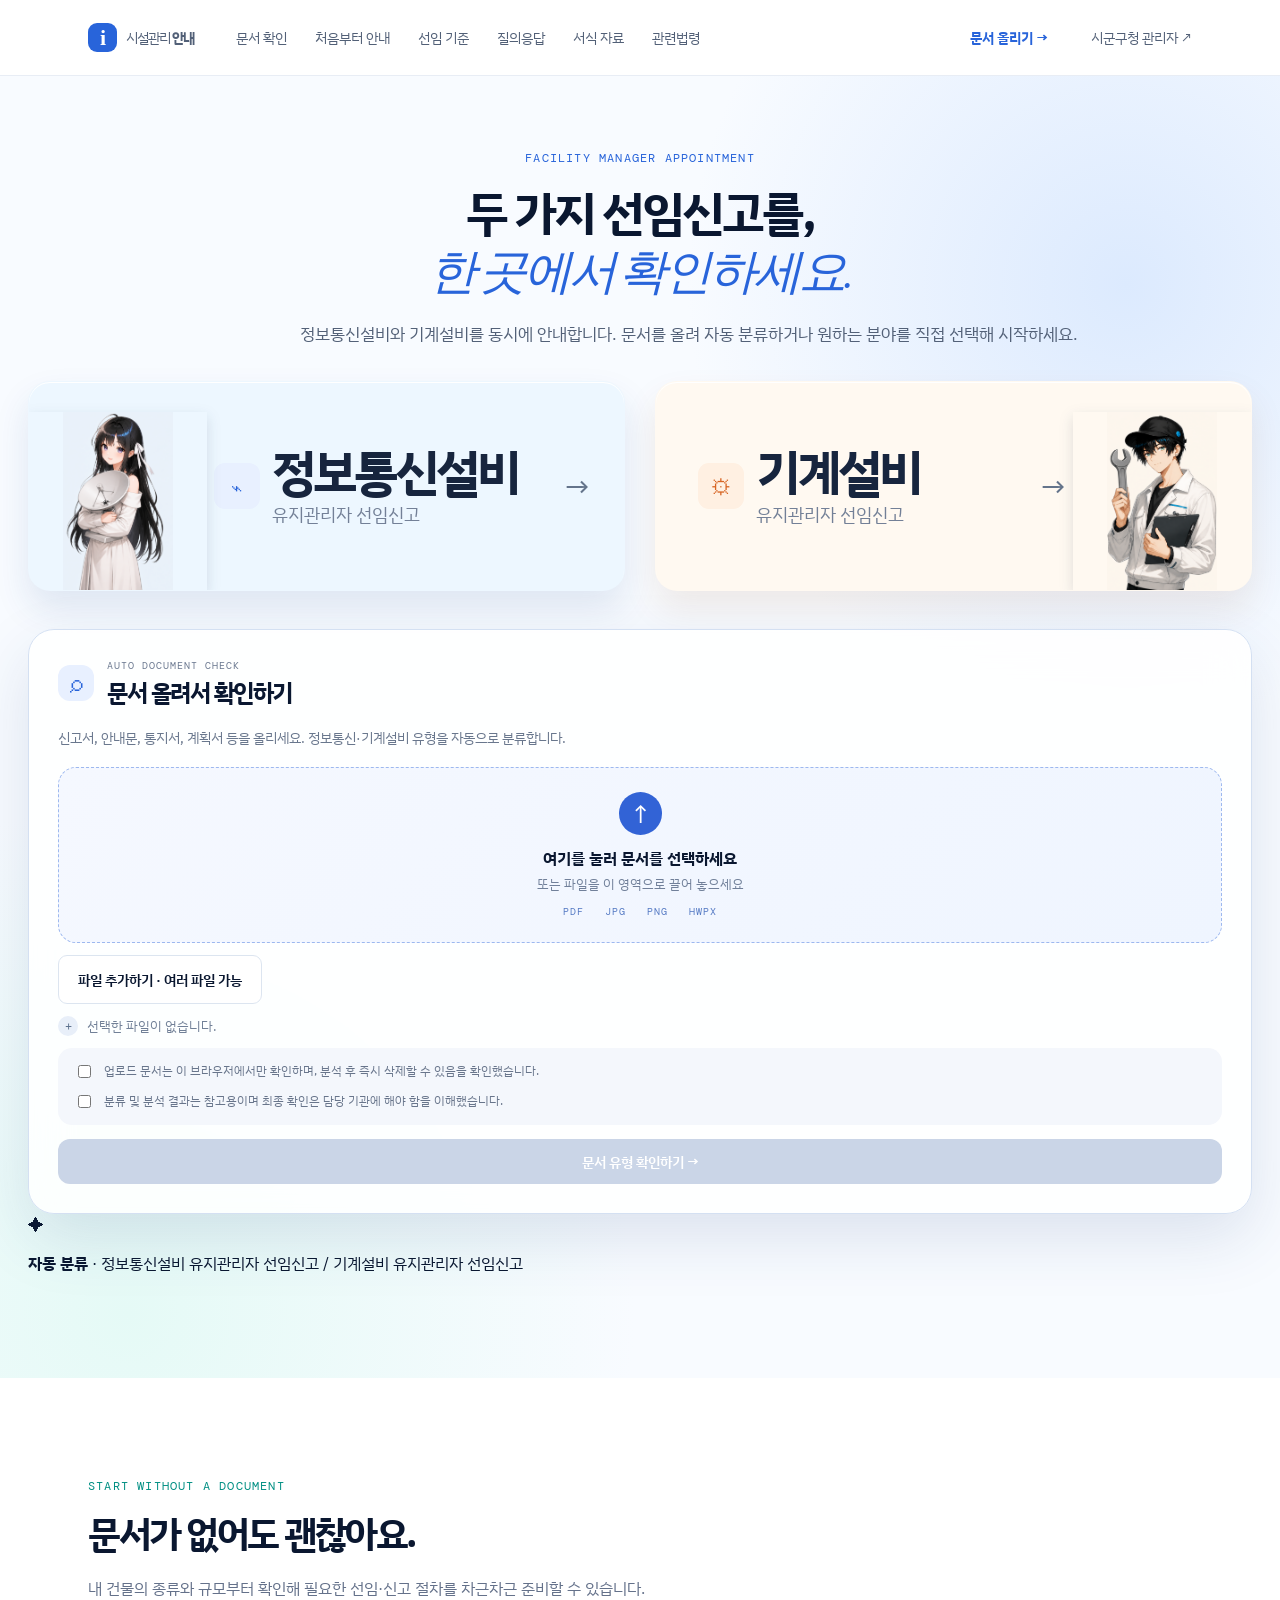
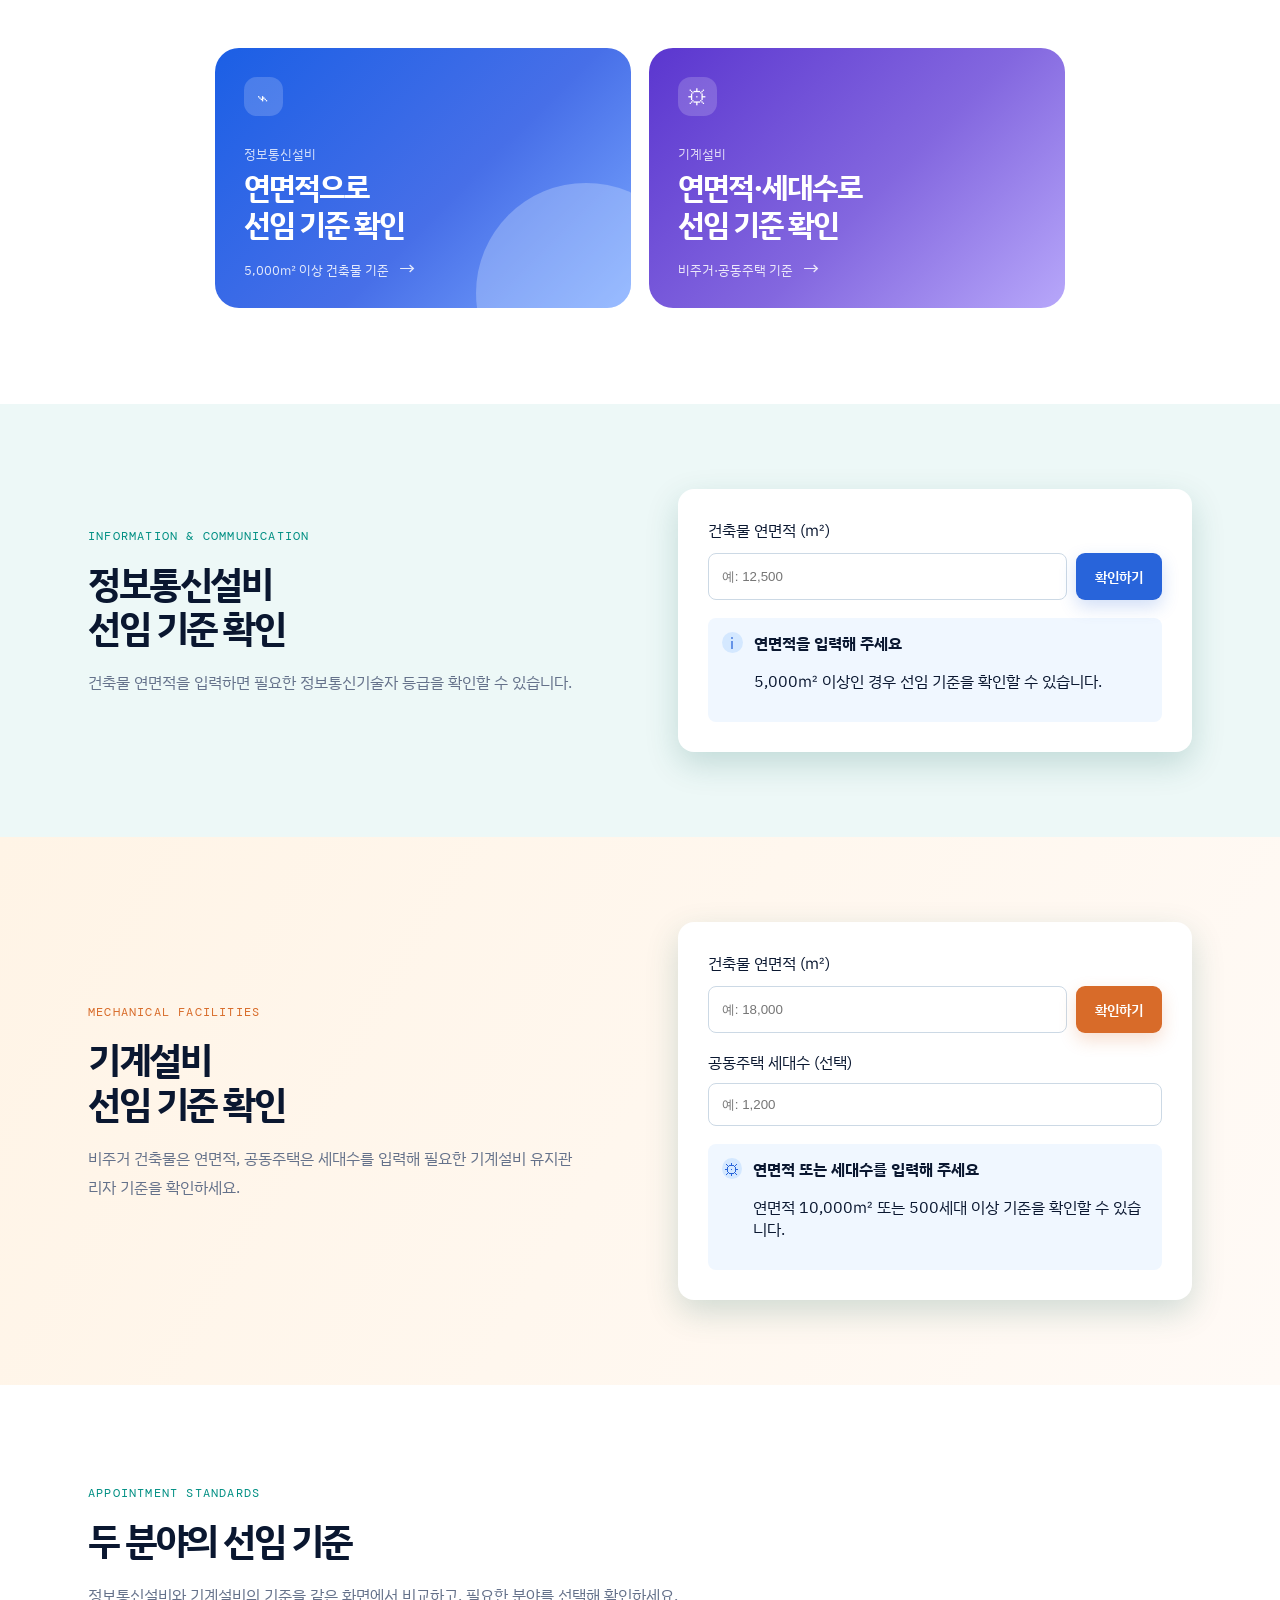
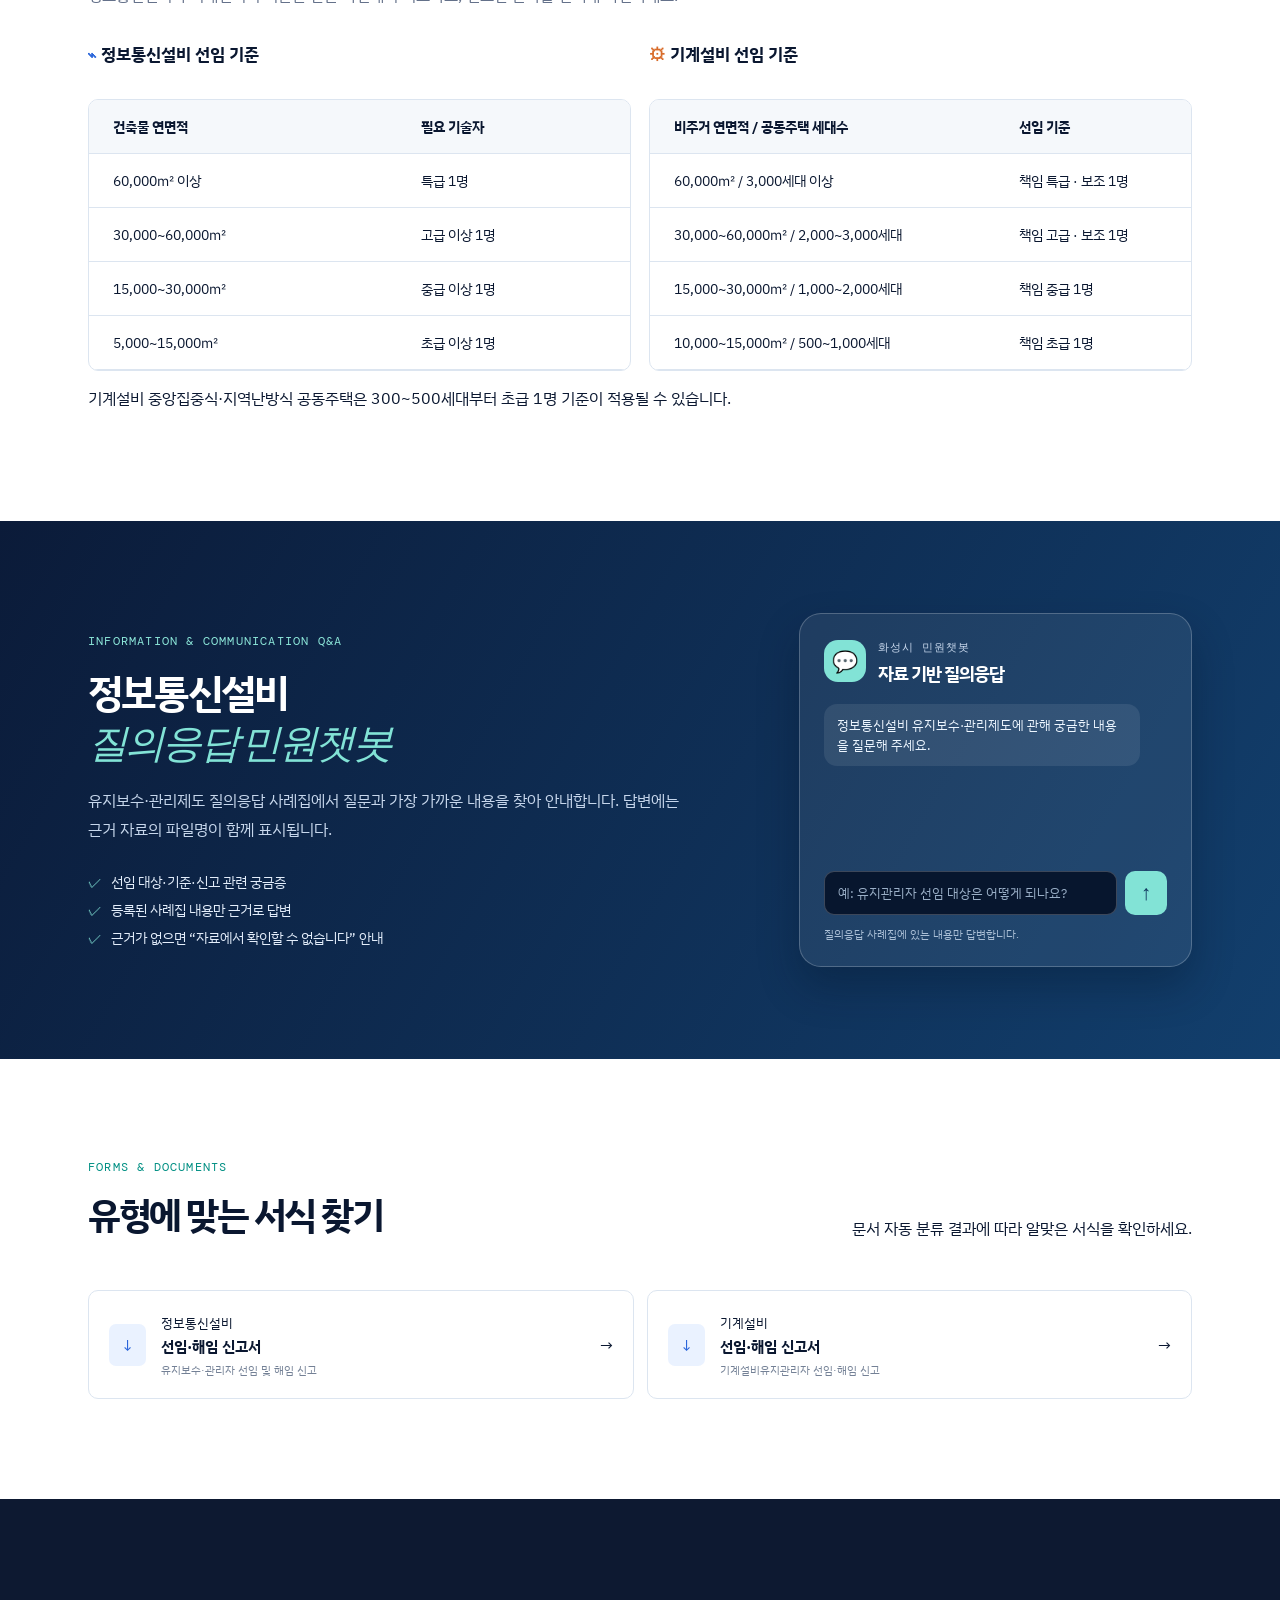
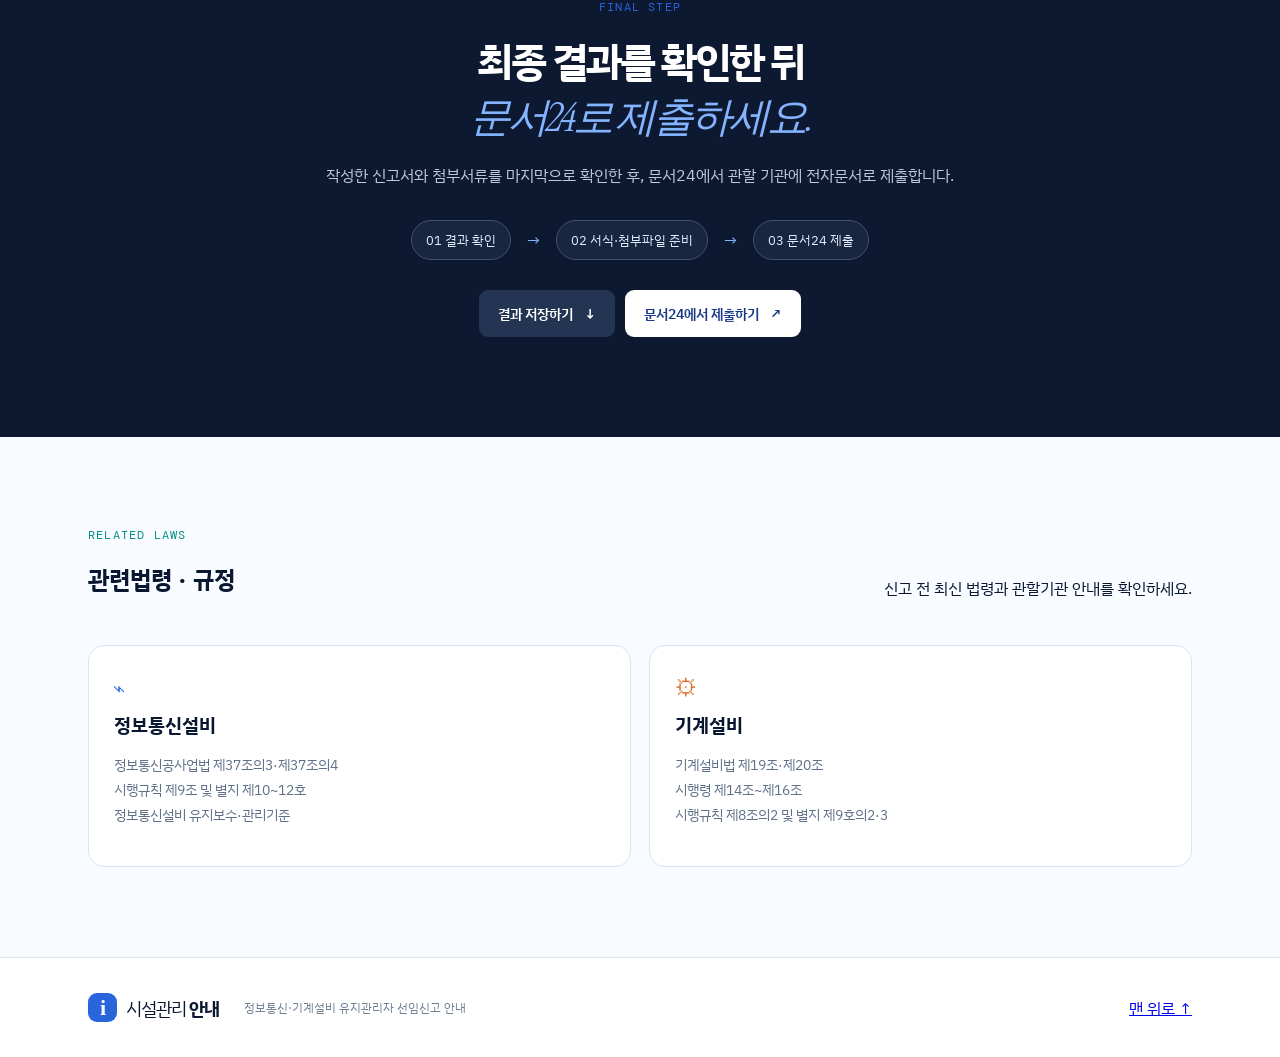
<file: index.html>
<!doctype html>
<html lang="ko">
<head>
  <meta charset="utf-8" />
  <meta name="viewport" content="width=device-width, initial-scale=1" />
  <meta name="description" content="정보통신설비·기계설비 유지관리자 선임신고 안내" />
  <title>시설관리 안내 | 정보통신·기계설비 선임신고</title>
  <link rel="stylesheet" href="styles.css" />
  <link rel="stylesheet" href="theme.css" />
  <link rel="stylesheet" href="machine.css" />
  <link rel="stylesheet" href="equity.css" />
  <link rel="stylesheet" href="final.css" />
  <link rel="stylesheet" href="polish.css" />
  <link rel="stylesheet" href="hero-refine.css" />
  <link rel="stylesheet" href="card-polish.css" />
  <link rel="stylesheet" href="final-hero-scale.css" />
  <link rel="stylesheet" href="upload-layout.css" />
  <link rel="stylesheet" href="wizard.css" />
  <link rel="stylesheet" href="wizard-next.css" />
  <link rel="stylesheet" href="laws-preview.css" />
  <link rel="stylesheet" href="official-form.css" />
  <link rel="stylesheet" href="qa.css" />
  <link rel="stylesheet" href="wizard-generation-lock.css?v=20260904d" />
</head>
<body>
  <a class="skip" href="#main">본문으로 바로가기</a>
  <header class="header"><div class="wrap nav"><a class="brand" href="#top"><span class="brand-mark">i</span><span>시설관리 <b>안내</b></span></a><nav aria-label="주요 메뉴"><a href="#upload">문서 확인</a><a href="#start">처음부터 안내</a><a href="#standards">선임 기준</a><a href="#qa">질의응답</a><a href="#forms">서식 자료</a><a href="#laws">관련법령</a></nav><a class="nav-cta" href="#upload">문서 올리기 <span>→</span></a><a class="admin-link" href="./admin.html" aria-label="시군구청 관리자 페이지로 이동">시군구청 관리자 <span>↗</span></a></div></header>
  <main id="main">
    <section class="hero unified-hero" id="top"><div class="wrap"><div class="hero-heading"><p class="eyebrow">FACILITY MANAGER APPOINTMENT</p><h1>두 가지 선임신고를,<br><em>한 곳에서 확인하세요.</em></h1><p class="lead">정보통신설비와 기계설비를 동시에 안내합니다. 문서를 올려 자동 분류하거나 원하는 분야를 직접 선택해 시작하세요.</p></div><div class="service-pills"><a href="#calculator"><img class="guide-character" src="communication-guide.png" alt="정보통신설비 안내 여성 캐릭터"><span class="pill-icon comm">⌁</span><span><b>정보통신설비</b><small>유지관리자 선임신고</small></span><i>→</i></a><a href="#machine-calculator"><img class="guide-character" src="mechanical-guide.png" alt="기계설비 안내 남성 캐릭터"><span class="pill-icon mech">⚙</span><span><b>기계설비</b><small>유지관리자 선임신고</small></span><i>→</i></a></div>
      <section class="upload-card unified-upload" id="upload" aria-labelledby="upload-title"><div class="upload-card-head"><span class="glass-icon">⌕</span><div><p>AUTO DOCUMENT CHECK</p><h2 id="upload-title">문서 올려서 확인하기</h2></div></div><p class="upload-intro">신고서, 안내문, 통지서, 계획서 등을 올리세요. 정보통신·기계설비 유형을 자동으로 분류합니다.</p><input id="file-input" type="file" accept=".pdf,.jpg,.jpeg,.png,.hwpx" hidden><label class="drop-zone" id="drop-zone" for="file-input"><span class="upload-arrow">↑</span><strong>여기를 눌러 문서를 선택하세요</strong><small>또는 파일을 이 영역으로 끌어 놓으세요</small><span class="file-types">PDF&nbsp;&nbsp; JPG&nbsp;&nbsp; PNG&nbsp;&nbsp; HWPX</span></label><div class="selected-file" id="selected-file" aria-live="polite"><span class="file-dot">+</span><span>선택한 파일이 없습니다.</span></div><div class="consent"><label><input id="privacy-check" type="checkbox"><span>업로드 문서는 이 브라우저에서만 확인하며, 분석 후 즉시 삭제할 수 있음을 확인했습니다.</span></label><label><input id="notice-check" type="checkbox"><span>분류 및 분석 결과는 참고용이며 최종 확인은 담당 기관에 해야 함을 이해했습니다.</span></label></div><button id="analyze-file" class="analyze-button" type="button" disabled>문서 유형 확인하기 <span>→</span></button><div class="analysis-result" id="analysis-result" aria-live="polite"></div></section>
      <div class="auto-note"><span>✦</span><p><b>자동 분류</b> · 정보통신설비 유지관리자 선임신고 / 기계설비 유지관리자 선임신고</p></div></div></section>

    <section class="section wrap" id="start"><div class="section-intro"><p class="eyebrow teal">START WITHOUT A DOCUMENT</p><h2>문서가 없어도 괜찮아요.</h2><p>내 건물의 종류와 규모부터 확인해 필요한 선임·신고 절차를 차근차근 준비할 수 있습니다.</p></div><div class="choice-grid compact-choice"><a class="choice-card choice-upload" href="#calculator"><div class="choice-icon">⌁</div><p>정보통신설비</p><h2>연면적으로<br>선임 기준 확인</h2><span>5,000㎡ 이상 건축물 기준 <b>→</b></span></a><a class="choice-card choice-machine-guide" href="#standards"><div class="choice-icon">⚙</div><p>기계설비</p><h2>연면적·세대수로<br>선임 기준 확인</h2><span>비주거·공동주택 기준 <b>→</b></span></a></div></section>

    <section class="calculator-section" id="calculator"><div class="wrap calc-grid"><div><p class="eyebrow teal">INFORMATION &amp; COMMUNICATION</p><h2>정보통신설비<br>선임 기준 확인</h2><p>건축물 연면적을 입력하면 필요한 정보통신기술자 등급을 확인할 수 있습니다.</p></div><div class="calculator"><label for="area">건축물 연면적 <span>(㎡)</span></label><div class="input-row"><input id="area" type="number" min="0" inputmode="numeric" placeholder="예: 12,500" /><button id="calculate" class="button primary">확인하기</button></div><div id="calc-result" class="calc-result" aria-live="polite"><span class="result-icon">i</span><div><b>연면적을 입력해 주세요</b><p>5,000㎡ 이상인 경우 선임 기준을 확인할 수 있습니다.</p></div></div></div></div></section>
    <section class="calculator-section machine-calculator" id="machine-calculator"><div class="wrap calc-grid"><div><p class="eyebrow">MECHANICAL FACILITIES</p><h2>기계설비<br>선임 기준 확인</h2><p>비주거 건축물은 연면적, 공동주택은 세대수를 입력해 필요한 기계설비 유지관리자 기준을 확인하세요.</p></div><div class="calculator"><label for="machine-area">건축물 연면적 <span>(㎡)</span></label><div class="input-row"><input id="machine-area" type="number" min="0" inputmode="numeric" placeholder="예: 18,000" /><button id="machine-calculate" class="button primary">확인하기</button></div><label for="households">공동주택 세대수 <span>(선택)</span></label><input class="wide-input" id="households" type="number" min="0" inputmode="numeric" placeholder="예: 1,200" /><div id="machine-calc-result" class="calc-result" aria-live="polite"><span class="result-icon">⚙</span><div><b>연면적 또는 세대수를 입력해 주세요</b><p>연면적 10,000㎡ 또는 500세대 이상 기준을 확인할 수 있습니다.</p></div></div></div></div></section>

    <section class="section wrap" id="standards"><div class="section-intro"><p class="eyebrow teal">APPOINTMENT STANDARDS</p><h2>두 분야의 선임 기준</h2><p>정보통신설비와 기계설비의 기준을 같은 화면에서 비교하고, 필요한 분야를 선택해 확인하세요.</p></div><div class="standard-grid"><article><h3><span>⌁</span> 정보통신설비 선임 기준</h3><div class="table-wrap"><table><thead><tr><th>건축물 연면적</th><th>필요 기술자</th></tr></thead><tbody><tr><td>60,000㎡ 이상</td><td>특급 1명</td></tr><tr><td>30,000~60,000㎡</td><td>고급 이상 1명</td></tr><tr><td>15,000~30,000㎡</td><td>중급 이상 1명</td></tr><tr><td>5,000~15,000㎡</td><td>초급 이상 1명</td></tr></tbody></table></div></article><article><h3><span>⚙</span> 기계설비 선임 기준</h3><div class="table-wrap"><table><thead><tr><th>비주거 연면적 / 공동주택 세대수</th><th>선임 기준</th></tr></thead><tbody><tr><td>60,000㎡ / 3,000세대 이상</td><td>책임 특급 · 보조 1명</td></tr><tr><td>30,000~60,000㎡ / 2,000~3,000세대</td><td>책임 고급 · 보조 1명</td></tr><tr><td>15,000~30,000㎡ / 1,000~2,000세대</td><td>책임 중급 1명</td></tr><tr><td>10,000~15,000㎡ / 500~1,000세대</td><td>책임 초급 1명</td></tr></tbody></table></div></article></div><p class="table-note">기계설비 중앙집중식·지역난방식 공동주택은 300~500세대부터 초급 1명 기준이 적용될 수 있습니다.</p></section>
    <section class="qa-section" id="qa"><div class="wrap qa-grid"><div><p class="eyebrow">INFORMATION &amp; COMMUNICATION Q&amp;A</p><h2>정보통신설비<br><em>질의응답 민원챗봇</em></h2><p>유지보수·관리제도 질의응답 사례집에서 질문과 가장 가까운 내용을 찾아 안내합니다. 답변에는 근거 자료의 파일명이 함께 표시됩니다.</p><ul><li>선임 대상·기준·신고 관련 궁금증</li><li>등록된 사례집 내용만 근거로 답변</li><li>근거가 없으면 “자료에서 확인할 수 없습니다” 안내</li></ul></div><aside class="qa-chat"><div class="qa-chat-head"><span class="qa-icon">💬</span><div><p>화성시 민원챗봇</p><h3>자료 기반 질의응답</h3></div></div><div class="qa-messages" id="qa-messages" aria-live="polite"><div class="qa-message assistant">정보통신설비 유지보수·관리제도에 관해 궁금한 내용을 질문해 주세요.</div></div><form class="qa-form" id="qa-form"><label class="sr-only" for="qa-question">질문</label><input id="qa-question" type="text" maxlength="500" placeholder="예: 유지관리자 선임 대상은 어떻게 되나요?" required><button type="submit" aria-label="질문 보내기">↑</button></form><small>질의응답 사례집에 있는 내용만 답변합니다.</small></aside></div></section>

    <section class="wizard-section hidden" id="wizard"><div class="wrap"><div class="wizard-head"><p class="eyebrow">APPOINTMENT REPORT BUILDER</p><h2><span id="wizard-kind">선임신고</span> 단계별 작성</h2><p>빈칸을 차례로 입력하면 신고서 초안을 만들고, 제출 전 필수 항목을 검토합니다.</p></div><div class="wizard-progress"><span class="active">1. 건축물</span><span>2. 관리주체</span><span>3. 유지관리자</span><span>4. 검토·생성</span></div><form id="appointment-form" novalidate><input id="facility-kind" type="hidden"><input id="required-grade" type="hidden"><section class="wizard-step active" data-step="1"><h3>건축물 정보</h3><div class="field-grid"><label>건축물 명칭<input name="buildingName" required placeholder="예: ○○빌딩"></label><label>건축물 용도<input name="buildingUse" required placeholder="예: 업무시설"></label><label class="full">건축물 주소<input name="buildingAddress" required placeholder="도로명 주소를 입력하세요"></label><label>연면적 (㎡)<input name="buildingArea" required type="number" min="0"></label><label>공동주택 세대수 <small>기계설비 선택 시 입력</small><input name="households" type="number" min="0"></label></div></section><section class="wizard-step" data-step="2"><h3>관리주체 정보</h3><div class="field-grid"><label>상호 또는 관리주체명<input name="ownerName" required placeholder="예: ○○관리사무소"></label><label>대표자 성명<input name="ownerRepresentative" required placeholder="대표자 성명"></label><label>사업자등록번호<input name="businessNumber" required placeholder="000-00-00000"></label><label>전화번호<input name="ownerPhone" required placeholder="000-0000-0000"></label><label class="full">관리주체 주소<input name="ownerAddress" required placeholder="우편물 수령 주소"></label></div></section><section class="wizard-step" data-step="3"><h3>유지관리자 정보</h3><div class="field-grid"><label>유지관리자 성명<input name="managerName" required placeholder="성명"></label><label>기술자 등급<input id="manager-grade" name="managerGrade" required placeholder="기준 확인 후 자동 제안"></label><label>생년월일<input name="managerBirth" required type="date"></label><label>경력수첩 발급번호<input name="licenseNumber" required placeholder="수첩 발급번호"></label><label>선임일<input name="appointmentDate" required type="date"></label><label>선임 방식<select name="appointmentType" required><option value="">선택하세요</option><option>직접 선임</option><option>위탁 수행</option></select></label><label class="full">유지관리자 주소<input name="managerAddress" required placeholder="주소"></label></div></section><section class="wizard-step" data-step="4"><h3>최종 검토 및 신고서 생성</h3><div id="review-list" class="review-list"></div><p class="legal-note">생성되는 문서는 입력값을 반영한 신고서 초안입니다. 수첩 사본·재직증명서(또는 위탁계약서) 등 법정 첨부서류를 실제로 준비한 뒤 제출해야 합니다.</p></section><div class="wizard-actions"><button class="button ghost" id="prev-step" type="button" hidden>이전</button><button class="button primary" id="next-step" type="button">다음 단계</button><button class="button primary" id="create-draft" type="button" hidden>신고서 초안 저장 <span>↓</span></button><a class="button submit-doc24" id="doc24-link" href="https://docu.gdoc.go.kr" target="_blank" rel="noopener" hidden>검토 완료 · 문서24로 이동 <span>↗</span></a></div></form></div></section>
    <section class="forms-section" id="forms"><div class="wrap"><div class="forms-head"><div><p class="eyebrow teal">FORMS &amp; DOCUMENTS</p><h2>유형에 맞는 서식 찾기</h2></div><p>문서 자동 분류 결과에 따라 알맞은 서식을 확인하세요.</p></div><div class="forms-grid"><a class="form-card" href="정보통신설비 유지보수ㆍ관리자 선임ㆍ해임 신고서.hwpx" download><span class="file-icon">↓</span><div><small>정보통신설비</small><h3>선임·해임 신고서</h3><p>유지보수·관리자 선임 및 해임 신고</p></div><span>→</span></a><a class="form-card" href="기계/[별지 제9호의2서식] 기계설비유지관리자 선임ㆍ해임 신고서(기계설비법 시행규칙).hwpx" download><span class="file-icon">↓</span><div><small>기계설비</small><h3>선임·해임 신고서</h3><p>기계설비유지관리자 선임·해임 신고</p></div><span>→</span></a></div></div></section>
    <section class="submit-section"><div class="wrap"><div class="submit-flow"><p class="eyebrow">FINAL STEP</p><h2>최종 결과를 확인한 뒤<br><em>문서24로 제출하세요.</em></h2><p>작성한 신고서와 첨부서류를 마지막으로 확인한 후, 문서24에서 관할 기관에 전자문서로 제출합니다.</p><div class="flow-steps"><span>01 결과 확인</span><i>→</i><span>02 서식·첨부파일 준비</span><i>→</i><span>03 문서24 제출</span></div><div class="submit-actions"><button class="button save-button" id="save-result" type="button">결과 저장하기 <span>↓</span></button><a class="button primary" href="https://docu.gdoc.go.kr" target="_blank" rel="noopener">문서24에서 제출하기 <span>↗</span></a></div></div></div></section>
    <section class="laws-section" id="laws"><div class="wrap"><div class="forms-head"><div><p class="eyebrow teal">RELATED LAWS</p><h2>관련법령 · 규정</h2></div><p>신고 전 최신 법령과 관할기관 안내를 확인하세요.</p></div><div class="law-grid"><article><span>⌁</span><h3>정보통신설비</h3><p>정보통신공사업법 제37조의3·제37조의4<br>시행규칙 제9조 및 별지 제10~12호<br>정보통신설비 유지보수·관리기준</p></article><article><span>⚙</span><h3>기계설비</h3><p>기계설비법 제19조·제20조<br>시행령 제14조~제16조<br>시행규칙 제8조의2 및 별지 제9호의2·3</p></article></div></div></section>
  </main>
  <footer><div class="wrap footer-inner"><a class="brand" href="#top"><span class="brand-mark">i</span><span>시설관리 <b>안내</b></span></a><p>정보통신·기계설비 유지관리자 선임신고 안내</p><a href="#top">맨 위로 ↑</a></div></footer>
  <script src="script.js"></script>
  <script src="save.js"></script>
  <script src="wizard.js?v=20260907a"></script>
  <script src="wizard-next.js"></script>
  <script src="original-hwpx.js?v=20260904h"></script>
  <script src="enter-navigation.js"></script>
  <script src="calculator-enter.js"></script>
  <script src="qa-chat.js"></script>
  <script src="multi-upload.js?v=20260907a"></script>
  <script src="wizard-guard.js?v=20260907a"></script>
</body>
</html>
</file>
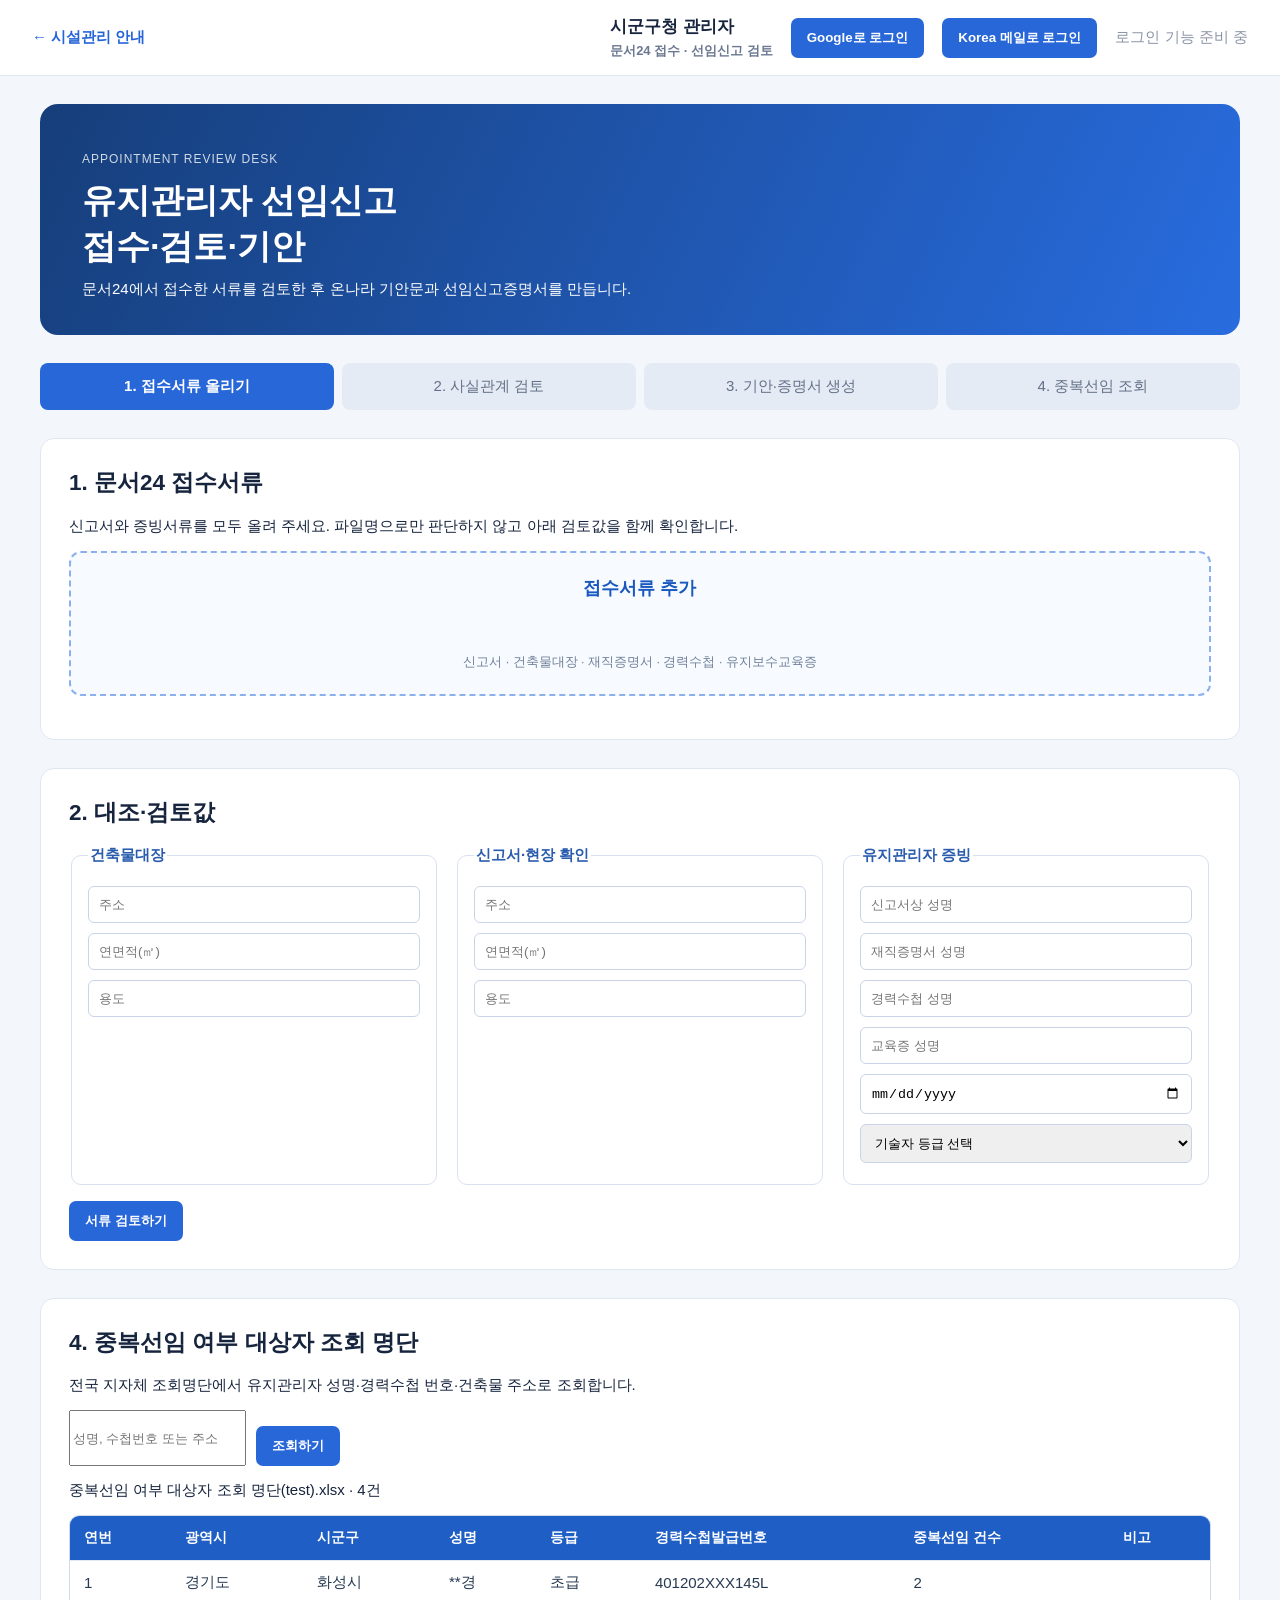
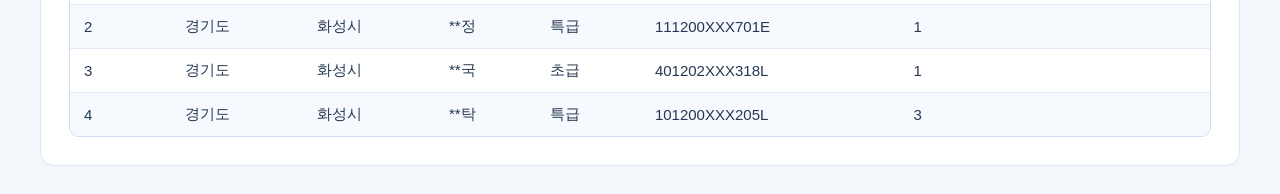
<file: admin.html>
<!doctype html>
<html lang="ko"><head><meta charset="utf-8"><meta name="viewport" content="width=device-width,initial-scale=1"><title>시군구청 관리자 | 선임신고 검토</title><link rel="stylesheet" href="admin.css"><style>.drop.dragging{background:#e2efff;border-color:#2564d8;transform:scale(1.01)}.registry{margin-top:28px}.registry table{width:100%;border-collapse:separate;border-spacing:0;min-width:760px;border:1px solid #cfdaeb;border-radius:10px;overflow:hidden;background:#fff}.registry th{background:#1f5fc5;color:#fff;padding:13px 14px;text-align:left;font-size:14px;white-space:nowrap}.registry td{padding:12px 14px;border-top:1px solid #e2e9f4;color:#263952;white-space:nowrap}.registry tbody tr:nth-child(even){background:#f6f9fe}.registry tbody tr:hover{background:#eaf2ff}.registry-results-note{margin:12px 0;color:#62748d;font-size:14px}</style></head>
<body><header style="padding:0 32px"><a href="index.html">← 시설관리 안내</a><div class="login-preview" style="margin-left:auto;display:flex;align-items:center;gap:18px"><a class="admin-portal-link" href="./admin.html" aria-label="시군구청 관리자 페이지"><b>시군구청 관리자</b><span>문서24 접수 · 선임신고 검토</span></a><button type="button" style="margin:0;white-space:nowrap">Google로 로그인</button><button type="button" style="margin:0;white-space:nowrap">Korea 메일로 로그인</button><em style="margin:0;white-space:nowrap">로그인 기능 준비 중</em></div></header>
<main><section class="intro"><p>APPOINTMENT REVIEW DESK</p><h1>유지관리자 선임신고<br>접수·검토·기안</h1><span>문서24에서 접수한 서류를 검토한 후 온나라 기안문과 선임신고증명서를 만듭니다.</span></section>
<ol class="steps"><li class="on">1. 접수서류 올리기</li><li>2. 사실관계 검토</li><li>3. 기안·증명서 생성</li><li>4. 중복선임 조회</li></ol>
<section class="card"><h2>1. 문서24 접수서류</h2><p>신고서와 증빙서류를 모두 올려 주세요. 파일명으로만 판단하지 않고 아래 검토값을 함께 확인합니다.</p><label class="drop"><input id="files" type="file" multiple accept=".pdf,.hwpx,.jpg,.jpeg,.png"><b>접수서류 추가</b><small>신고서 · 건축물대장 · 재직증명서 · 경력수첩 · 유지보수교육증</small></label><ul id="filelist" class="filelist"></ul></section>
<section class="card"><h2>2. 대조·검토값</h2><div class="grid"><fieldset><legend>건축물대장</legend><input id="ledgerAddr" placeholder="주소"><input id="ledgerArea" type="number" placeholder="연면적(㎡)"><input id="ledgerUse" placeholder="용도"></fieldset><fieldset><legend>신고서·현장 확인</legend><input id="reportAddr" placeholder="주소"><input id="reportArea" type="number" placeholder="연면적(㎡)"><input id="reportUse" placeholder="용도"></fieldset><fieldset><legend>유지관리자 증빙</legend><input id="reportName" placeholder="신고서상 성명"><input id="employmentName" placeholder="재직증명서 성명"><input id="careerName" placeholder="경력수첩 성명"><input id="educationName" placeholder="교육증 성명"><select id="grade"><option value="">기술자 등급 선택</option><option>초급</option><option>중급</option><option>고급</option><option>특급</option></select></fieldset></div><button id="review">서류 검토하기</button></section>
<section id="result" class="card hidden"><h2>검토 결과</h2><div id="verdict"></div><ul id="issues"></ul><div id="docs" class="hidden"><h2>3. 제공 한글 원본 서식</h2><p>업로드한 HWPX 원본을 그대로 사용합니다. 수리 알림은 결재 전 서식이며, 발급신청서는 작성일만 오늘 날짜로 반영합니다.</p><div class="actions"><button data-preview="draft">수리 알림 미리보기</button><button data-preview="certificate">선임신고증명서 발급신청서 미리보기</button><button data-download="draft">수리 알림 HWPX 다운로드</button><button data-download="certificate">발급신청서 HWPX 다운로드</button></div></div></section>
<section class="card registry"><h2>4. 중복선임 여부 대상자 조회 명단</h2><p>전국 지자체 조회명단에서 유지관리자 성명·경력수첩 번호·건축물 주소로 조회합니다.</p><div class="actions"><input id="registry-query" placeholder="성명, 수첩번호 또는 주소"><button id="registry-search" type="button">조회하기</button></div><p id="registry-status" aria-live="polite">조회명단을 불러오는 중입니다.</p><div id="registry-results"></div></section>
</main><dialog id="preview"><button id="close-preview" type="button">미리보기 닫기</button><iframe id="preview-frame" title="문서 미리보기" style="clear:both;display:block;width:100%;height:min(78vh,920px);margin-top:14px;border:1px solid #cbd6e6"></iframe></dialog><script src="admin.js?v=20260907d"></script></body></html>
</file>
<file: styles.css>
@import url('https://fonts.googleapis.com/css2?family=DM+Mono&family=IBM+Plex+Sans+KR:wght@400;500;600;700&family=Instrument+Serif:ital@0;1&display=swap');
:root{--ink:#0a1730;--muted:#64718a;--blue:#2864da;--teal:#049b8d;--line:#dce5f0}*{box-sizing:border-box}html{scroll-behavior:smooth}body{margin:0;color:var(--ink);font-family:'IBM Plex Sans KR',Arial,sans-serif}.wrap{max-width:1160px;margin:auto;padding:0 28px}.skip{position:absolute;left:-999px}.header{height:76px;position:sticky;top:0;z-index:3;border-bottom:1px solid #e8edf5;background:#ffffffd9;backdrop-filter:blur(18px)}.nav{height:100%;display:flex;align-items:center;gap:42px}.brand{display:flex;align-items:center;gap:9px;color:var(--ink);font-size:18px;letter-spacing:-1px;text-decoration:none}.brand-mark{display:grid;place-items:center;width:29px;height:29px;border-radius:9px;background:var(--blue);color:#fff;font-size:22px}.nav nav{display:flex;gap:28px;flex:1}.nav a{color:#526077;font-size:14px;text-decoration:none}.nav-cta{color:var(--blue)!important;font-weight:700}.hero{padding:94px 0;background:radial-gradient(circle at 88% 16%,#dceafe 0,transparent 28%),radial-gradient(circle at 10% 95%,#e5faf6 0,transparent 30%),#f8fbff}.hero-grid{display:grid;grid-template-columns:.88fr 1.12fr;gap:60px;align-items:center}.eyebrow{margin:0 0 18px;color:var(--blue);font:12px 'DM Mono';letter-spacing:1.2px}.teal{color:#008f83}.hero h1,.section h2,.calculator-section h2,.forms-section h2{margin:0 0 18px;font-size:48px;line-height:1.2;letter-spacing:-3px}.hero h1 em{color:var(--blue);font-family:'Instrument Serif';font-weight:400}.lead{color:#536178;font-size:16px;line-height:1.85}.hero-actions{display:flex;gap:10px;margin-top:28px}.button{display:inline-flex;gap:11px;align-items:center;padding:14px 19px;border:0;border-radius:9px;font:600 14px 'IBM Plex Sans KR';text-decoration:none}.primary{background:var(--blue);color:#fff;box-shadow:0 7px 17px #2864da35}.ghost{border:1px solid var(--line);background:#fff;color:var(--ink)}.source-note,.tiny{color:#7a8799;font-size:12px}.source-note{margin-top:24px}.upload-card{padding:29px;border:1px solid #d4e0f2;border-radius:26px;background:#ffffffd9;box-shadow:0 24px 64px #1d417c21;backdrop-filter:blur(20px)}.upload-card-head{display:flex;align-items:center;gap:13px}.glass-icon{display:grid;place-items:center;width:36px;height:36px;border-radius:12px;background:#e8f0ff;color:var(--blue);font:25px Georgia}.upload-card-head p{margin:0 0 4px;color:#6c7a91;font:10px 'DM Mono';letter-spacing:1px}.upload-card h2{margin:0;font-size:24px;letter-spacing:-1.5px}.upload-intro{margin:20px 0;color:#69778d;font-size:14px}.drop-zone{display:flex;flex-direction:column;align-items:center;justify-content:center;min-height:176px;border:1.5px dashed #9db8ef;border-radius:18px;background:linear-gradient(135deg,#f5f8ff,#eff5ff);text-align:center;cursor:pointer;transition:.2s}.drop-zone:hover,.drop-zone.dragging{border-color:var(--blue);background:#edf3ff}.upload-arrow{display:grid;place-items:center;width:43px;height:43px;margin-bottom:12px;border-radius:50%;background:#3263d6;color:#fff;font-size:26px}.drop-zone strong{font-size:16px}.drop-zone small{margin-top:6px;color:#71809a;font-size:13px}.file-types{margin-top:12px;color:#557ac4;font:10px 'DM Mono';letter-spacing:1px}.selected-file{display:flex;align-items:center;gap:9px;min-height:44px;color:#718097;font-size:13px}.selected-file>span:last-child{display:flex;flex-direction:column;gap:2px}.selected-file b{color:#21304a}.selected-file small{color:#8491a4;font-size:11px}.file-dot{display:grid;place-items:center;width:20px;height:20px;border-radius:50%;background:#e8eff9;color:#5d728e;font-size:12px}.error{background:#fff0ed;color:#df5d43}.consent{display:grid;gap:11px;padding:14px 16px;border-radius:14px;background:#f4f7fc}.consent label{display:flex;gap:10px;color:#68758b;font-size:12px;line-height:1.5}.consent input{accent-color:var(--blue)}.analyze-button{width:100%;margin-top:14px;padding:13px;border:0;border-radius:12px;background:var(--blue);color:#fff;font:600 14px 'IBM Plex Sans KR';cursor:pointer}.analyze-button:disabled{background:#cad5e7;cursor:not-allowed}.analysis-result{display:flex;gap:10px;margin-top:12px;color:#276d63}.analysis-result:empty{display:none}.analysis-result p{margin:3px 0;color:#65748a;font-size:11px}.facts{background:#0d1931;color:#fff}.fact-grid{display:grid;grid-template-columns:repeat(4,1fr)}.fact-grid div{display:flex;flex-direction:column;gap:6px;padding:24px 28px;border-left:1px solid #35415a}.fact-grid strong{font-size:21px}.fact-grid span{color:#bdc9db;font-size:12px}.section{padding-top:100px;padding-bottom:96px}.section-intro{max-width:650px}.section h2,.calculator-section h2,.forms-section h2{font-size:37px;letter-spacing:-2.5px}.section-intro>p:last-child,.calc-grid>div>p:not(.eyebrow):not(.tiny){color:var(--muted);line-height:1.8}.steps{display:grid;grid-template-columns:repeat(4,1fr);gap:25px;padding:0;margin:49px 0 0;list-style:none}.steps li{padding-top:21px;border-top:2px solid #cfdced}.steps span{color:var(--blue);font:13px 'DM Mono'}.steps h3{font-size:17px}.steps p{color:var(--muted);font-size:13px;line-height:1.7}.calculator-section{padding:85px 0;background:#edf8f7}.calc-grid{display:grid;grid-template-columns:1fr 1.05fr;gap:100px;align-items:center}.calculator{padding:30px;border-radius:16px;background:#fff;box-shadow:0 12px 33px #005a5030}.input-row{display:flex;gap:9px;margin:12px 0 18px}.input-row input{flex:1;padding:13px;border:1px solid #ccd9e5;border-radius:8px}.calc-result{display:flex;gap:11px;padding:14px;border-radius:8px;background:#f0f7ff}.result-icon{display:grid;place-items:center;width:21px;height:21px;border-radius:50%;background:#d4e8ff;color:var(--blue)}.table-wrap{overflow:hidden;margin-top:34px;border:1px solid var(--line);border-radius:10px}table{width:100%;border-collapse:collapse}th,td{padding:17px 24px;border-bottom:1px solid var(--line);font-size:14px;text-align:left}th{background:#f5f8fb}.blue{padding:4px 9px;border-radius:99px;background:#e5f0ff;color:#1465d8;font-size:12px}.equipment-bg{padding:100px 0;background:#f7f9fc}.tabs{display:flex;gap:8px;overflow:auto;margin:34px 0 19px}.tab{padding:8px 13px;border:1px solid #d7e0ea;border-radius:99px;background:#fff}.tab.active{background:var(--ink);color:#fff}.equipment-grid{display:grid;grid-template-columns:repeat(3,1fr);gap:12px}.equip{display:flex;gap:11px;padding:17px;border:1px solid #e0e7ef;border-radius:9px;background:#fff}.equip-icon{display:grid;place-items:center;width:30px;height:30px;border-radius:7px;background:#e9f2ff;color:var(--blue)}.equip h3{margin:0;font-size:14px}.equip p,.form-card p{margin:5px 0 0;color:#748196;font-size:11px}.forms-section{padding:100px 0}.forms-head{display:flex;justify-content:space-between;align-items:end}.forms-grid{display:grid;grid-template-columns:repeat(2,1fr);gap:13px;margin-top:35px}.form-card{display:flex;gap:15px;align-items:center;padding:20px;border:1px solid var(--line);border-radius:10px;color:var(--ink);text-decoration:none}.file-icon{display:grid;place-items:center;width:37px;height:42px;border-radius:7px;background:#eaf2ff;color:var(--blue)}.form-card div{flex:1}.form-card h3{margin:3px 0;font-size:15px}footer{padding:29px 0;border-top:1px solid var(--line)}.footer-inner{display:flex;gap:25px;align-items:center}.footer-inner p{flex:1;color:#718094;font-size:12px}@media(max-width:920px){.hero-grid,.calc-grid{grid-template-columns:1fr;gap:48px}.upload-card{max-width:620px;justify-self:center}.hero-copy{text-align:center}.hero-actions{justify-content:center}}@media(max-width:800px){.nav nav,.nav-cta{display:none}.fact-grid,.steps{grid-template-columns:repeat(2,1fr)}.equipment-grid{grid-template-columns:1fr 1fr}.forms-grid{grid-template-columns:1fr}}@media(max-width:520px){.wrap{padding:0 19px}.hero{padding:65px 0}.hero h1{font-size:37px}.hero-actions{flex-direction:column;align-items:center}.upload-card{padding:20px}.fact-grid,.steps,.equipment-grid{grid-template-columns:1fr}.input-row{flex-direction:column}.footer-inner{flex-direction:column;align-items:flex-start}}
</file>
<file: theme.css>
/* Landing-page refinement: clear two-path start */
.hero { padding: 74px 0 88px; }
.hero-grid { display: block; }
.category-switch { display:flex; justify-content:center; gap:10px; margin-bottom:46px; }
.category { padding:9px 15px; border-radius:999px; font-size:12px; color:#506077; background:#fff; border:1px solid #dce5f0; }
.category.active { color:#174da9; background:#eaf1ff; border-color:#bfd2fb; font-weight:700; }
.category.future { color:#7a8495; }
.category.future b { margin-left:6px; color:#956c23; font-size:10px; font-weight:500; }
.hero-heading { max-width:680px; margin:0 auto; text-align:center; }
.hero-heading .lead { margin:auto; }
.choice-grid { display:grid; grid-template-columns:1fr 1fr; gap:18px; max-width:850px; margin:45px auto 0; }
.choice-card { min-height:260px; position:relative; overflow:hidden; padding:29px; border-radius:24px; text-decoration:none; color:#fff; transition:transform .25s, box-shadow .25s; }
.choice-card:hover { transform:translateY(-5px); box-shadow:0 22px 35px #172b5c2e; }
.choice-upload { background:linear-gradient(135deg,#1b5fe5 0%,#476fe8 57%,#7ca8ff 100%); }
.choice-upload:after { content:''; position:absolute; width:220px; height:220px; right:-65px; bottom:-95px; border-radius:50%; background:#d5e5ff52; }
.choice-guide { background:linear-gradient(135deg,#0a988c 0%,#14ba9e 58%,#8de2c2 100%); }
.choice-guide:after { content:''; position:absolute; inset:auto -45px -80px auto; width:190px; height:190px; border-radius:40%; transform:rotate(28deg); background:#d7fff552; }
.choice-card>* { position:relative; z-index:1; }
.choice-icon { display:grid; place-items:center; width:39px; height:39px; border-radius:13px; background:#ffffff2e; font-size:21px; }
.choice-card p { margin:29px 0 6px; font-size:13px; color:#ffffffc9; }
.choice-card h2 { margin:0; font-size:30px; line-height:1.25; letter-spacing:-2px; }
.choice-card span { position:absolute; left:29px; bottom:27px; font-size:13px; color:#ffffffdc; }
.choice-card span b { margin-left:7px; font-size:20px; font-weight:400; }
.centered { justify-content:center; }
.compact-upload { max-width:650px; margin:54px auto 0; }
.compact-upload .drop-zone { min-height:150px; }
.compact-upload .consent { margin-top:3px; }
.brand-mark { font-family:Georgia,serif; font-weight:700; }
@media (max-width: 620px) {
  .category-switch { align-items:center; flex-direction:column; margin-bottom:32px; }
  .choice-grid { grid-template-columns:1fr; margin-top:34px; }
  .choice-card { min-height:230px; }
  .hero-heading h1 { font-size:38px; }
}
</file>
<file: machine.css>
.machine-hero{padding:100px 0;background:radial-gradient(circle at 15% 18%,#fff1cf 0,transparent 28%),radial-gradient(circle at 90% 84%,#dff8f2 0,transparent 25%),#fffaf2}.machine-heading{max-width:680px;margin:0 auto;text-align:center}.machine-heading h2{margin:0 0 15px;font-size:43px;line-height:1.2;letter-spacing:-3px}.machine-heading h2 em{color:#df6f20;font-family:'Instrument Serif',serif;font-weight:400}.machine-heading>p:last-child{color:#68758a;line-height:1.8}.choice-machine-upload{background:linear-gradient(135deg,#d85e27,#ed8547 60%,#ffc881)}.choice-machine-guide{background:linear-gradient(135deg,#5b36cf,#8367df 55%,#b7a7fa)}.machine-upload{border-color:#f1d6bd}.machine-forms{margin-top:30px}.machine-category:hover{color:#df6f20;border-color:#f0bf91;background:#fff4e9}@media(max-width:620px){.machine-hero{padding:70px 0}.machine-heading h2{font-size:34px}}
</file>
<file: equity.css>
.service-pills{display:grid;grid-template-columns:1fr 1fr;gap:12px;max-width:720px;margin:31px auto 38px}.service-pills a{display:flex;align-items:center;gap:12px;padding:14px 16px;border:1px solid #dce5f0;border-radius:16px;background:#fff;color:#17253e;text-decoration:none;box-shadow:0 8px 20px #153e7410;transition:.2s}.service-pills a:hover{transform:translateY(-2px);border-color:#9cbcf5}.pill-icon{display:grid;place-items:center;width:34px;height:34px;border-radius:11px;font-size:17px}.pill-icon.comm{background:#e8f0ff;color:#2864da}.pill-icon.mech{background:#fff0e2;color:#d76523}.service-pills span:not(.pill-icon){display:flex;flex-direction:column;gap:2px;text-align:left}.service-pills b{font-size:13px}.service-pills small{color:#738097;font-size:11px}.service-pills i{margin-left:auto;color:#64748b;font-size:18px;font-style:normal}.analysis-result a{color:#2864da;font-weight:700;text-decoration:none}@media(max-width:520px){.service-pills{grid-template-columns:1fr;margin:26px auto}.service-pills a{padding:12px 14px}}
</file>
<file: final.css>
.guide-character{width:62px;height:62px;object-fit:contain;align-self:flex-end;margin:-18px 0 -14px -16px;filter:drop-shadow(0 6px 7px #14213a22)}.machine-calculator{background:linear-gradient(120deg,#fff4e6,#fffaf6)}.machine-calculator .eyebrow{color:#d86b29}.machine-calculator .primary{background:#d86b29;box-shadow:0 7px 17px #d86b2938}.wide-input{width:100%;margin:10px 0 18px;padding:13px;border:1px solid #ccd9e5;border-radius:8px}.submit-section{padding:100px 0;background:#0d1931;color:#fff}.submit-flow{max-width:800px;margin:auto;text-align:center}.submit-flow h2{margin:0 0 16px;font-size:41px;letter-spacing:-3px}.submit-flow h2 em{color:#84b3ff;font-family:'Instrument Serif',serif;font-weight:400}.submit-flow>p:not(.eyebrow){color:#bdc9db;line-height:1.8}.flow-steps{display:flex;justify-content:center;align-items:center;gap:16px;margin:30px 0}.flow-steps span{padding:10px 14px;border:1px solid #41516d;border-radius:999px;background:#182640;color:#e2ecff;font-size:13px}.flow-steps i{color:#84b3ff;font-style:normal}.submit-flow .primary{margin-top:7px;background:#fff;color:#183a85;box-shadow:none}@media(max-width:520px){.guide-character{width:55px;height:55px}.flow-steps{flex-direction:column}.flow-steps i{transform:rotate(90deg)}.submit-flow h2{font-size:33px}}
</file>
<file: polish.css>
.guide-character{width:124px;height:124px;object-fit:contain;align-self:flex-end;margin:-56px 0 -28px -44px;filter:drop-shadow(0 8px 10px #14213a22)}.submit-actions{display:flex;justify-content:center;gap:10px;margin-top:7px}.save-button{background:#243553;color:#fff}.submit-flow .primary{margin-top:0}.standard-grid{display:grid;grid-template-columns:1fr 1fr;gap:18px;margin-top:32px}.standard-grid h3{margin:0 0 12px;font-size:17px}.standard-grid h3 span{color:#2864da}.standard-grid article:last-child h3 span{color:#d86b29}@media(max-width:520px){.guide-character{width:88px;height:88px;margin:-37px 0 -18px -30px}.submit-actions{flex-direction:column}.standard-grid{grid-template-columns:1fr}}
</file>
<file: hero-refine.css>
.hero-heading .lead{max-width:none;white-space:nowrap;font-size:17px}.service-pills{max-width:920px;gap:22px}.service-pills a{position:relative;min-height:154px;overflow:hidden;border:1.5px solid #cad9ee;border-radius:22px;padding:26px 34px 26px 164px;background:linear-gradient(135deg,#fff,#f7fbff);box-shadow:0 14px 30px #214b8017}.service-pills a:last-child{padding:26px 164px 26px 34px;background:linear-gradient(135deg,#fffdf9,#fff6eb)}.service-pills .guide-character{position:absolute;z-index:2;bottom:-2px;left:14px;width:150px;height:150px;object-fit:contain;margin:0;filter:drop-shadow(0 5px 7px #0c234022)}.service-pills a:last-child .guide-character{left:auto;right:14px}.service-pills b{font-size:28px;letter-spacing:-2px}.service-pills small{font-size:14px}.service-pills .pill-icon{width:38px;height:38px}.service-pills i{font-size:25px}.service-pills span:not(.pill-icon){gap:6px}@media(max-width:760px){.hero-heading .lead{white-space:normal}.service-pills{grid-template-columns:1fr}.service-pills a,.service-pills a:last-child{min-height:135px;padding:20px 25px 20px 142px}.service-pills a:last-child{padding:20px 142px 20px 25px}.service-pills .guide-character{width:132px;height:132px;left:8px}.service-pills a:last-child .guide-character{right:8px}.service-pills b{font-size:24px}}
</file>
<file: card-polish.css>
.service-pills a{border:1px solid transparent;background:linear-gradient(#f7fbff,#f7fbff) padding-box,linear-gradient(135deg,#93b9ff,#d7e6ff 45%,#6f9ff5) border-box;box-shadow:0 18px 35px #1a4a8a1d,inset 0 1px #fff}.service-pills a:last-child{background:linear-gradient(#fff8ef,#fff8ef) padding-box,linear-gradient(135deg,#ffd19e,#f6d8b5 45%,#eaa152) border-box;box-shadow:0 18px 35px #8a4b1819,inset 0 1px #fff}.service-pills .guide-character{background:#f7fbff;border-radius:18px 18px 0 0}.service-pills a:last-child .guide-character{background:#fff8ef}
</file>
<file: final-hero-scale.css>
.service-pills a,.service-pills a:last-child{min-height:210px;background:#f7fbff;padding-left:185px}.service-pills a:last-child{background:#fff8ef;padding-left:42px;padding-right:185px}.service-pills .guide-character{width:178px;height:178px;left:0;bottom:0;border-radius:0;background:transparent;mix-blend-mode:multiply}.service-pills a:last-child .guide-character{left:auto;right:0;background:transparent}.service-pills b{font-size:54px;line-height:1;letter-spacing:-4px}.service-pills small{font-size:18px}.service-pills .pill-icon{width:46px;height:46px;font-size:21px}.service-pills i{font-size:30px}@media(max-width:900px){.service-pills b{font-size:40px}.service-pills a,.service-pills a:last-child{min-height:170px;padding-left:150px}.service-pills a:last-child{padding-left:28px;padding-right:150px}.service-pills .guide-character{width:150px;height:150px}}@media(max-width:520px){.service-pills b{font-size:32px;letter-spacing:-2px}.service-pills a,.service-pills a:last-child{min-height:145px;padding-left:122px}.service-pills a:last-child{padding-left:22px;padding-right:122px}.service-pills .guide-character{width:122px;height:122px}}
</file>
<file: upload-layout.css>
.unified-hero .wrap{max-width:1420px}.service-pills{max-width:1320px;grid-template-columns:minmax(0,1fr) minmax(0,1fr);gap:30px}.service-pills a{background:#edf7ff!important}.service-pills a:last-child{background:#fff9f1!important}.service-pills .guide-character{mix-blend-mode:normal;background:#edf7ff!important}.service-pills a:last-child .guide-character{background:#fff9f1!important}.service-pills b,.service-pills small{white-space:nowrap}.service-pills b{font-size:50px;letter-spacing:-4px}.service-pills a,.service-pills a:last-child{padding-top:34px;padding-bottom:34px}@media(max-width:1050px){.service-pills{max-width:920px}.service-pills b{font-size:38px}}@media(max-width:760px){.service-pills{grid-template-columns:1fr}.service-pills b{white-space:normal}}
</file>
<file: wizard.css>
.hidden{display:none}.wizard-section{padding:90px 0;background:#f4f8fd}.wizard-head{text-align:center}.wizard-head h2{margin:0;font-size:38px}.wizard-head>p:last-child{color:#69778d}.wizard-progress{display:flex;justify-content:center;gap:8px;margin:35px 0}.wizard-progress span{padding:10px 14px;border-radius:99px;background:#e2e9f3;color:#728095;font-size:13px}.wizard-progress span.active{background:#2864da;color:#fff}.wizard-step{display:none;max-width:850px;margin:auto;padding:32px;border-radius:18px;background:#fff;box-shadow:0 12px 32px #204d8412}.wizard-step.active{display:block}.wizard-step h3{margin:0 0 24px;font-size:22px}.field-grid{display:grid;grid-template-columns:1fr 1fr;gap:16px}.field-grid label{display:grid;gap:7px;font-size:13px;font-weight:700}.field-grid .full{grid-column:1/-1}.field-grid input,.field-grid select{width:100%;padding:13px;border:1px solid #cad8e8;border-radius:8px;font:14px 'IBM Plex Sans KR'}.field-grid small{color:#8a96a8;font-weight:400}.invalid{border-color:#e35d4f!important;background:#fff5f3}.wizard-actions{display:flex;justify-content:center;gap:10px;margin:24px 0}.review-list{display:grid;gap:9px}.review-list div{display:grid;grid-template-columns:25px 125px 1fr;padding:12px;border-radius:8px;background:#f4f8fd}.review-list span{color:#0f9b79}.review-list em{font-style:normal;color:#516178}.legal-note{padding:14px;border-radius:8px;background:#fff7e9;color:#7a642b;font-size:12px;line-height:1.7}.submit-doc24{background:#0d1931;color:#fff}@media(max-width:620px){.field-grid{grid-template-columns:1fr}.field-grid .full{grid-column:auto}.wizard-progress{flex-wrap:wrap}.wizard-step{padding:20px}.review-list div{grid-template-columns:22px 95px 1fr}}
</file>
<file: wizard-next.css>
.next-wizard{margin-top:12px;padding:9px 12px;border:0;border-radius:8px;background:#2864da;color:#fff;font:600 12px 'IBM Plex Sans KR';cursor:pointer}.next-wizard.machine{background:#d86b29}
</file>
<file: laws-preview.css>
.laws-section{padding:90px 0;background:#f8fbff}.law-grid{display:grid;grid-template-columns:1fr 1fr;gap:18px;margin-top:30px}.law-grid article{padding:25px;border:1px solid #dbe5f2;border-radius:16px;background:#fff}.law-grid article>span{font-size:23px;color:#2864da}.law-grid article:last-child>span{color:#d86b29}.law-grid h3{margin:10px 0}.law-grid p{color:#607089;line-height:1.8;font-size:14px}.document-preview{margin-top:20px}.document-preview h4{margin:0 0 10px}.preview-grid{display:grid;grid-template-columns:1fr 1fr;gap:12px}.preview-grid article{padding:16px;border:1px dashed #9db5d9;border-radius:10px;background:#fff}.preview-grid p{font-size:12px;line-height:1.75;color:#53647c}.preview-ok{padding:10px;border-radius:8px;background:#eaf8f3;color:#137b60;font-size:12px}@media(max-width:620px){.law-grid,.preview-grid{grid-template-columns:1fr}}
</file>
<file: official-form.css>
.official-forms{display:grid;gap:18px}.official-paper{padding:24px;border:1px solid #2f3b4e;background:#fff}.official-paper h3{text-align:center;margin:12px 0 18px;font-size:17px}.official-no{font-size:11px;margin:0}.official-paper table{width:100%;border-collapse:collapse;font-size:12px}.official-paper th,.official-paper td{padding:8px;border:1px solid #8b96a6;text-align:left}.official-paper th{background:#f2f5f9;font-weight:600}.official-declare{text-align:center;margin:18px 0 0;font-size:12px}.document-preview h4{margin-top:22px}@media(max-width:620px){.official-paper{padding:12px;overflow:auto}.official-paper table{min-width:600px}}
</file>
<file: qa.css>
.qa-section{padding:92px 0;background:linear-gradient(120deg,#0b1b39,#123f6d);color:#fff}.qa-grid{display:grid;grid-template-columns:1.25fr .75fr;gap:90px;align-items:center}.qa-section .eyebrow{color:#8be5d8}.qa-section h2{margin:0 0 18px;font-size:40px;line-height:1.25;letter-spacing:-2.8px}.qa-section h2 em{color:#82e3d6;font-family:'Instrument Serif',serif;font-weight:400}.qa-section p:not(.eyebrow){max-width:600px;color:#c7d7ec;line-height:1.8}.qa-section ul{display:grid;gap:9px;margin:28px 0 0;padding:0;list-style:none;color:#e4eefb;font-size:14px}.qa-section li:before{margin-right:9px;color:#82e3d6;content:'✓'}.qa-chat{padding:24px;border:1px solid #ffffff38;border-radius:22px;background:#ffffff12;box-shadow:0 20px 40px #04122750}.qa-chat-head{display:flex;gap:12px;align-items:center}.qa-icon{display:grid;place-items:center;width:42px;height:42px;border-radius:14px;background:#82e3d6;color:#123f6d;font-size:21px}.qa-chat-head p{margin:0;color:#82e3d6;font:11px 'DM Mono',monospace;letter-spacing:1px}.qa-chat-head h3{margin:3px 0 0;font-size:18px;letter-spacing:-1px}.qa-messages{display:flex;flex-direction:column;gap:9px;max-height:245px;min-height:155px;margin:19px 0 12px;overflow:auto}.qa-message{max-width:92%;padding:11px 13px;border-radius:13px;font-size:13px;line-height:1.55}.qa-message.assistant{align-self:flex-start;background:#ffffff16;color:#edf6ff}.qa-message.user{align-self:flex-end;background:#82e3d6;color:#10365f}.qa-message.error{background:#7f3142;color:#fff}.qa-message.pending{color:#bcd1e9}.qa-sources{margin:-2px 0 4px;color:#9fc3e9!important;font-size:11px}.qa-form{display:flex;gap:8px}.qa-form input{min-width:0;flex:1;padding:12px 13px;border:1px solid #ffffff36;border-radius:10px;background:#07162e;color:#fff;font:13px 'IBM Plex Sans KR',Arial}.qa-form input::placeholder{color:#9aafc7}.qa-form button{width:42px;border:0;border-radius:10px;background:#82e3d6;color:#10365f;font-size:21px;font-weight:700;cursor:pointer}.qa-chat>small{display:block;margin-top:11px;color:#aabfd6;font-size:11px}.sr-only{position:absolute;width:1px;height:1px;overflow:hidden;clip:rect(0,0,0,0)}@media(max-width:800px){.qa-grid{grid-template-columns:1fr;gap:34px}.qa-section h2{font-size:34px}}
</file>
<file: wizard-generation-lock.css>
#appointment-form:has(.wizard-step.active[data-step="1"]) #create-draft,
#appointment-form:has(.wizard-step.active[data-step="1"]) #create-certificate,
#appointment-form:has(.wizard-step.active[data-step="1"]) #open-original-preview,
#appointment-form:has(.wizard-step.active[data-step="2"]) #create-draft,
#appointment-form:has(.wizard-step.active[data-step="2"]) #create-certificate,
#appointment-form:has(.wizard-step.active[data-step="2"]) #open-original-preview,
#appointment-form:has(.wizard-step.active[data-step="3"]) #create-draft,
#appointment-form:has(.wizard-step.active[data-step="3"]) #create-certificate,
#appointment-form:has(.wizard-step.active[data-step="3"]) #open-original-preview {
  display: none !important;
}
</file>
<file: admin.css>
*{box-sizing:border-box}body{margin:0;background:#f3f7fc;color:#16243d;font:15px Arial,"Malgun Gothic",sans-serif}header{height:76px;background:white;display:flex;align-items:center;gap:28px;padding:0 calc((100% - 1200px)/2);border-bottom:1px solid #dfe7f2}header a{color:#2564d8;text-decoration:none;font-weight:bold}header div{display:grid;gap:4px}header span{color:#6b7890;font-size:13px}header em{margin-left:auto;color:#8994a6;font-style:normal}.admin-portal-link{display:grid;gap:4px;color:#16243d!important;white-space:nowrap}.admin-portal-link b{font-size:17px}.admin-portal-link:hover b,.admin-portal-link:focus-visible b{color:#2564d8;text-decoration:underline;text-underline-offset:4px}.intro,main>.card,.steps{max-width:1200px;margin:28px auto}.intro{padding:36px 42px;background:linear-gradient(115deg,#163e7a,#286cdf);color:white;border-radius:18px}.intro p{letter-spacing:1px;font-size:12px;opacity:.8}.intro h1{margin:10px 0;font-size:34px}.steps{display:flex;gap:8px;padding:0;list-style:none}.steps li{flex:1;background:#e5ebf5;padding:14px;text-align:center;border-radius:8px;color:#637087}.steps .on{background:#2867d8;color:#fff;font-weight:bold}.card{background:white;border:1px solid #dfe7f2;border-radius:14px;padding:28px}.card h2{margin-top:0}.drop{display:grid;place-items:center;min-height:145px;border:2px dashed #8bb0ec;border-radius:12px;background:#f7fbff;cursor:pointer;gap:8px}.drop input{display:none}.drop b{font-size:18px;color:#1958bf}.drop small{color:#70809a}.filelist{padding-left:18px;color:#43516a}.grid{display:grid;grid-template-columns:1fr 1fr 1fr;gap:16px}.grid fieldset{border:1px solid #d8e1ef;border-radius:10px;padding:16px}.grid legend{font-weight:bold;color:#2a5cae}.grid input,.grid select{width:100%;padding:10px;margin:5px 0;border:1px solid #c9d5e7;border-radius:6px}button{border:0;background:#2867d8;color:#fff;border-radius:7px;padding:11px 16px;font-weight:bold;cursor:pointer;margin-top:16px}.hidden{display:none}.ok{padding:15px;background:#eaf8ef;color:#1d6e42;font-weight:bold}.bad{padding:15px;background:#fff1f1;color:#b33a3a;border-radius:8px;font-weight:bold}#issues{line-height:1.8}.actions{display:flex;gap:10px;flex-wrap:wrap}dialog{width:min(800px,94vw);border:0;border-radius:12px;padding:24px}dialog::backdrop{background:#16243d99}dialog>button{float:right;margin:0;background:#e8edf5;color:#253753}#paper{clear:both;padding:48px;border:1px solid #bfc9d7;font-family:"Malgun Gothic",sans-serif;line-height:2}#paper h1{text-align:center;font-size:25px}#paper .meta{text-align:right;color:#5c6780}@media(max-width:800px){header{padding:14px;height:auto}.grid{grid-template-columns:1fr}.intro,main>.card,.steps{margin:16px}.steps{display:grid}.intro h1{font-size:27px}}
</file>
